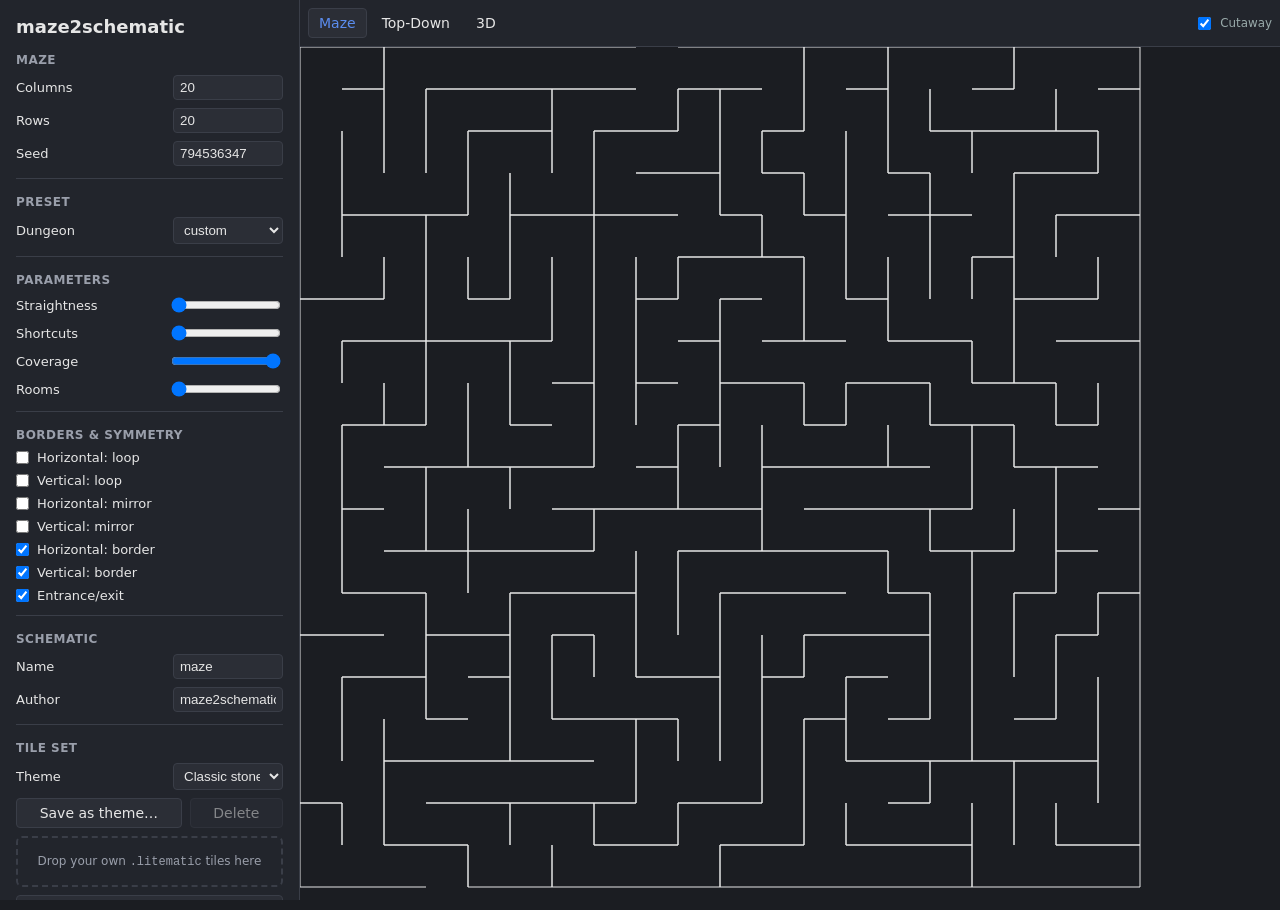
<file: web/index.html>
<!doctype html>
<html lang="en">
<head>
<meta charset="utf-8">
<meta name="viewport" content="width=device-width, initial-scale=1">
<title>maze2schematic</title>
<link rel="stylesheet" href="css/style.css">
</head>
<body>
<div id="app">
  <aside id="panel">
    <h1>maze2schematic</h1>

    <ul id="messages" aria-live="polite"></ul>

    <section class="group">
      <h2>Maze</h2>
      <label class="field">
        <span>Columns</span>
        <input id="cols" type="number" min="2" max="200" value="20">
      </label>
      <label class="field">
        <span>Rows</span>
        <input id="rows" type="number" min="2" max="200" value="20">
      </label>
      <label class="field">
        <span>Seed</span>
        <input id="seed" type="number">
      </label>
    </section>

    <section class="group">
      <h2>Preset</h2>
      <label class="field">
        <span>Dungeon</span>
        <select id="dungeon">
          <option value="custom">custom</option>
          <option value="labyrinth">labyrinth</option>
          <option value="catacombs">catacombs</option>
          <option value="hedge">hedge</option>
          <option value="palace">palace</option>
          <option value="fortress">fortress</option>
          <option value="suburb">suburb</option>
          <option value="city">city</option>
          <option value="pacman">pacman</option>
          <option value="starship">starship</option>
          <option value="garden">garden</option>
          <option value="forbidden">forbidden</option>
        </select>
      </label>
    </section>

    <section class="group">
      <h2>Parameters</h2>
      <label class="field range">
        <span>Straightness</span>
        <input id="straightness" type="range" min="0" max="1" step="0.01" value="0">
      </label>
      <label class="field range">
        <span>Shortcuts</span>
        <input id="shortcuts" type="range" min="0" max="1" step="0.01" value="0">
      </label>
      <label class="field range">
        <span>Coverage</span>
        <input id="coverage" type="range" min="0" max="1" step="0.01" value="1">
      </label>
      <label class="field range">
        <span>Rooms</span>
        <input id="rooms" type="range" min="0" max="1" step="0.01" value="0">
      </label>
    </section>

    <section class="group">
      <h2>Borders &amp; Symmetry</h2>
      <label class="field checkbox"><input id="h-loop" type="checkbox"> Horizontal: loop</label>
      <label class="field checkbox"><input id="v-loop" type="checkbox"> Vertical: loop</label>
      <label class="field checkbox"><input id="h-mirror" type="checkbox"> Horizontal: mirror</label>
      <label class="field checkbox"><input id="v-mirror" type="checkbox"> Vertical: mirror</label>
      <label class="field checkbox"><input id="h-border" type="checkbox" checked> Horizontal: border</label>
      <label class="field checkbox"><input id="v-border" type="checkbox" checked> Vertical: border</label>
      <label class="field checkbox"><input id="entrances" type="checkbox" checked> Entrance/exit</label>
    </section>

    <section class="group">
      <h2>Schematic</h2>
      <label class="field">
        <span>Name</span>
        <input id="schematic-name" type="text" value="maze">
      </label>
      <label class="field">
        <span>Author</span>
        <input id="author" type="text" value="maze2schematic-web">
      </label>
    </section>

    <section class="group">
      <h2>Tile Set</h2>
      <label class="field">
        <span>Theme</span>
        <select id="theme-select"></select>
      </label>
      <div class="theme-actions">
        <button id="theme-save" type="button">Save as theme…</button>
        <button id="theme-delete" type="button" disabled>Delete</button>
      </div>
      <div id="tile-drop">Drop your own <code>.litematic</code> tiles here</div>
      <label id="tile-add">
        Add tiles…
        <input id="tile-file-input" type="file" multiple accept=".litematic">
      </label>
      <div id="tile-manager"></div>
      <button id="tile-reset" type="button">Reset theme</button>
    </section>

    <button id="download-btn" type="button" class="primary">Download .litematic</button>
  </aside>

  <main id="preview">
    <nav id="tabs">
      <button id="tab-maze" type="button" class="tab active">Maze</button>
      <button id="tab-topdown" type="button" class="tab">Top-Down</button>
      <button id="tab-3d" type="button" class="tab">3D</button>
      <label id="cutaway-label" title="Hide the top layer (tunnel ceilings) in the Top-Down and 3D views">
        <input type="checkbox" id="cutaway" checked> Cutaway
      </label>
    </nav>
    <div id="preview-body">
      <canvas id="maze-canvas"></canvas>
      <canvas id="topdown-canvas"></canvas>
      <div id="view-3d"></div>
    </div>
  </main>
</div>
<script type="module" src="js/main.js"></script>
</body>
</html>
</file>
<file: web/css/style.css>
/* maze2schematic-web -- UI skeleton (dark, jsmaze-style plain color scheme) */

:root {
  --bg: #1b1d22;
  --bg-panel: #22252c;
  --bg-input: #2b2e36;
  --fg: #e6e6e6;
  --fg-dim: #9a9fab;
  --border: #3a3e48;
  --accent: #5b8def;
  --accent-fg: #0d1117;
  --warn: #e3b341;
  --error: #f06060;
  --info: #6fb5e0;
}

* {
  box-sizing: border-box;
}

html, body {
  height: 100%;
  margin: 0;
}

body {
  font-family: system-ui, -apple-system, "Segoe UI", sans-serif;
  background: var(--bg);
  color: var(--fg);
  font-size: 14px;
}

#app {
  display: flex;
  height: 100vh;
  width: 100vw;
  overflow: hidden;
}

/* ---------------------------------------------------------------------- */
/* Panel (left)                                                           */
/* ---------------------------------------------------------------------- */

#panel {
  flex: 0 0 300px;
  width: 300px;
  overflow-y: auto;
  background: var(--bg-panel);
  border-right: 1px solid var(--border);
  padding: 16px;
  display: flex;
  flex-direction: column;
  gap: 16px;
}

#panel h1 {
  font-size: 18px;
  margin: 0;
}

.group {
  display: flex;
  flex-direction: column;
  gap: 8px;
  padding-bottom: 12px;
  border-bottom: 1px solid var(--border);
}

.group:last-of-type {
  border-bottom: none;
}

.group h2 {
  font-size: 12px;
  text-transform: uppercase;
  letter-spacing: 0.04em;
  color: var(--fg-dim);
  margin: 0;
}

.field {
  display: flex;
  align-items: center;
  justify-content: space-between;
  gap: 8px;
  font-size: 13px;
}

.field.checkbox {
  justify-content: flex-start;
}

.field span {
  flex: 1 1 auto;
}

.field input[type="number"],
.field input[type="text"],
.field select {
  flex: 0 0 auto;
  width: 110px;
  background: var(--bg-input);
  color: var(--fg);
  border: 1px solid var(--border);
  border-radius: 4px;
  padding: 4px 6px;
}

.field.range input[type="range"] {
  flex: 0 0 auto;
  width: 110px;
}

.field.checkbox input[type="checkbox"] {
  margin: 0;
}

button {
  font: inherit;
  cursor: pointer;
  background: var(--bg-input);
  color: var(--fg);
  border: 1px solid var(--border);
  border-radius: 4px;
  padding: 6px 10px;
}

button:hover {
  border-color: var(--accent);
}

button:disabled {
  opacity: 0.5;
  cursor: not-allowed;
}

button.primary {
  background: var(--accent);
  color: var(--accent-fg);
  border-color: var(--accent);
  font-weight: 600;
}

.theme-actions {
  display: flex;
  gap: 8px;
}

.theme-actions button {
  flex: 1 1 auto;
}

#tile-drop {
  border: 2px dashed var(--border);
  border-radius: 6px;
  padding: 16px 8px;
  text-align: center;
  color: var(--fg-dim);
  font-size: 12px;
}

#tile-drop.dragover {
  border-color: var(--accent);
  color: var(--fg);
  background: rgba(91, 141, 239, 0.08);
}

#tile-add {
  display: inline-flex;
  align-items: center;
  justify-content: center;
  gap: 6px;
  font: inherit;
  cursor: pointer;
  background: var(--bg-input);
  color: var(--fg);
  border: 1px solid var(--border);
  border-radius: 4px;
  padding: 6px 10px;
  text-align: center;
}

#tile-add:hover {
  border-color: var(--accent);
}

/* The real file input stays functional (clickable via the label, keyboard
   reachable) but visually hidden -- #tile-add is styled like a button. */
#tile-add input[type="file"] {
  position: absolute;
  width: 1px;
  height: 1px;
  padding: 0;
  margin: -1px;
  overflow: hidden;
  clip: rect(0, 0, 0, 0);
  white-space: nowrap;
  border: 0;
}

#tile-manager {
  display: flex;
  flex-direction: column;
  gap: 10px;
  font-size: 12px;
}

.tile-manager-empty {
  margin: 0;
  color: var(--fg-dim);
}

.tile-manager-hint {
  margin: 0;
  font-size: 11px;
  color: var(--fg-dim);
}

.tile-group h3 {
  margin: 0 0 4px;
  font-size: 11px;
  text-transform: uppercase;
  letter-spacing: 0.04em;
  color: var(--fg-dim);
}

.tile-row {
  display: flex;
  align-items: center;
  gap: 6px;
  padding: 3px 0;
}

.tile-row.tile-row-disabled {
  opacity: 0.45;
}

.tile-thumb {
  flex: 0 0 auto;
  width: 48px;
  height: 48px;
  border: 1px solid var(--border);
  border-radius: 3px;
  background: var(--bg);
}

.tile-name {
  flex: 1 1 auto;
  min-width: 0;
  overflow: hidden;
  text-overflow: ellipsis;
  white-space: nowrap;
  color: var(--fg);
}

.tile-badge {
  flex: 0 0 auto;
  font-size: 10px;
  text-transform: uppercase;
  letter-spacing: 0.03em;
  color: var(--fg-dim);
  border: 1px solid var(--border);
  border-radius: 3px;
  padding: 1px 4px;
}

.tile-enabled {
  flex: 0 0 auto;
  margin: 0;
}

.tile-weight {
  flex: 0 0 auto;
  width: 4.5em;
  background: var(--bg-input);
  color: var(--fg);
  border: 1px solid var(--border);
  border-radius: 4px;
  padding: 2px 4px;
  font: inherit;
}

.tile-rotate {
  flex: 0 0 auto;
  padding: 2px 7px;
  font-size: 13px;
  line-height: 1.4;
}

/* ---------------------------------------------------------------------- */
/* Tile import modal                                                      */
/* ---------------------------------------------------------------------- */

.modal-overlay {
  position: fixed;
  inset: 0;
  background: rgba(0, 0, 0, 0.6);
  display: flex;
  align-items: center;
  justify-content: center;
  padding: 16px;
  z-index: 100;
}

.modal-card {
  background: var(--bg-panel);
  color: var(--fg);
  border: 1px solid var(--border);
  border-radius: 8px;
  padding: 16px;
  width: 100%;
  max-width: 480px;
  max-height: 90vh;
  overflow-y: auto;
  display: flex;
  flex-direction: column;
  gap: 12px;
}

.modal-title {
  margin: 0;
  font-size: 15px;
}

.modal-hint {
  margin: 0;
  font-size: 12px;
  color: var(--fg-dim);
}

.tile-import-list {
  display: flex;
  flex-direction: column;
  gap: 10px;
}

.tile-import-row {
  border: 1px solid var(--border);
  border-radius: 6px;
  padding: 8px;
  display: flex;
  flex-direction: column;
  gap: 6px;
}

.tile-import-filename {
  font-size: 12px;
  overflow: hidden;
  text-overflow: ellipsis;
  white-space: nowrap;
}

.tile-import-fields {
  display: flex;
  flex-wrap: wrap;
  gap: 8px;
}

.tile-import-field {
  display: flex;
  flex-direction: column;
  gap: 2px;
  font-size: 11px;
  color: var(--fg-dim);
  flex: 1 1 120px;
}

.tile-import-field select,
.tile-import-field input[type="text"] {
  background: var(--bg-input);
  color: var(--fg);
  border: 1px solid var(--border);
  border-radius: 4px;
  padding: 4px 6px;
  font: inherit;
  width: 100%;
}

.tile-import-hint {
  margin: 0;
  font-size: 11px;
  color: var(--fg-dim);
}

.modal-actions {
  display: flex;
  justify-content: flex-end;
  gap: 8px;
}

/* ---------------------------------------------------------------------- */
/* Messages                                                                */
/* ---------------------------------------------------------------------- */

#messages {
  list-style: none;
  margin: 0;
  padding: 0;
  display: flex;
  flex-direction: column;
  gap: 4px;
}

#messages:empty {
  display: none;
}

.msg {
  display: flex;
  align-items: flex-start;
  gap: 6px;
  border-radius: 4px;
  padding: 6px 8px;
  font-size: 12px;
  border: 1px solid var(--border);
  background: var(--bg-input);
}

.msg span {
  flex: 1 1 auto;
  word-break: break-word;
}

.msg-error {
  border-color: var(--error);
  color: var(--error);
}

.msg-warning {
  border-color: var(--warn);
  color: var(--warn);
}

.msg-info {
  border-color: var(--info);
  color: var(--info);
}

.msg-close {
  flex: 0 0 auto;
  background: transparent;
  border: none;
  color: inherit;
  padding: 0 2px;
  line-height: 1;
  font-size: 14px;
}

.msg-close:hover {
  border-color: transparent;
  opacity: 0.7;
}

/* ---------------------------------------------------------------------- */
/* Preview (right)                                                        */
/* ---------------------------------------------------------------------- */

#preview {
  flex: 1 1 auto;
  min-width: 0;
  display: flex;
  flex-direction: column;
}

#tabs {
  flex: 0 0 auto;
  display: flex;
  align-items: center;
  gap: 4px;
  padding: 8px;
  border-bottom: 1px solid var(--border);
  background: var(--bg-panel);
}

#cutaway-label {
  margin-left: auto;
  display: flex;
  align-items: center;
  gap: 6px;
  font-size: 0.85em;
  color: var(--fg-muted, #9aa);
  cursor: pointer;
  user-select: none;
}

.tab {
  background: transparent;
  border: 1px solid transparent;
}

.tab.active {
  background: var(--bg-input);
  border-color: var(--border);
  color: var(--accent);
}

#preview-body {
  flex: 1 1 auto;
  min-height: 0;
  position: relative;
}

#preview-body canvas,
#preview-body #view-3d {
  width: 100%;
  height: 100%;
  display: block;
}

/* Task 12: #view-3d holds the WebGL canvas from preview3d.js as well as --
   when the footprint is too large -- a text message instead of a mesh. */
#view-3d {
  position: relative;
}

.view3d-message {
  position: absolute;
  inset: 0;
  display: flex;
  align-items: center;
  justify-content: center;
  text-align: center;
  padding: 16px;
  color: var(--fg-dim);
  font-size: 13px;
}

/* ---------------------------------------------------------------------- */
/* Responsive: stack below 800px width (panel on top)                     */
/* ---------------------------------------------------------------------- */

@media (max-width: 800px) {
  #app {
    flex-direction: column;
    height: auto;
    min-height: 100vh;
    overflow: visible;
  }

  #panel {
    flex: 0 0 auto;
    width: auto;
    max-height: 50vh;
    border-right: none;
    border-bottom: 1px solid var(--border);
  }

  #preview {
    flex: 1 1 auto;
    min-height: 60vh;
  }
}
</file>
